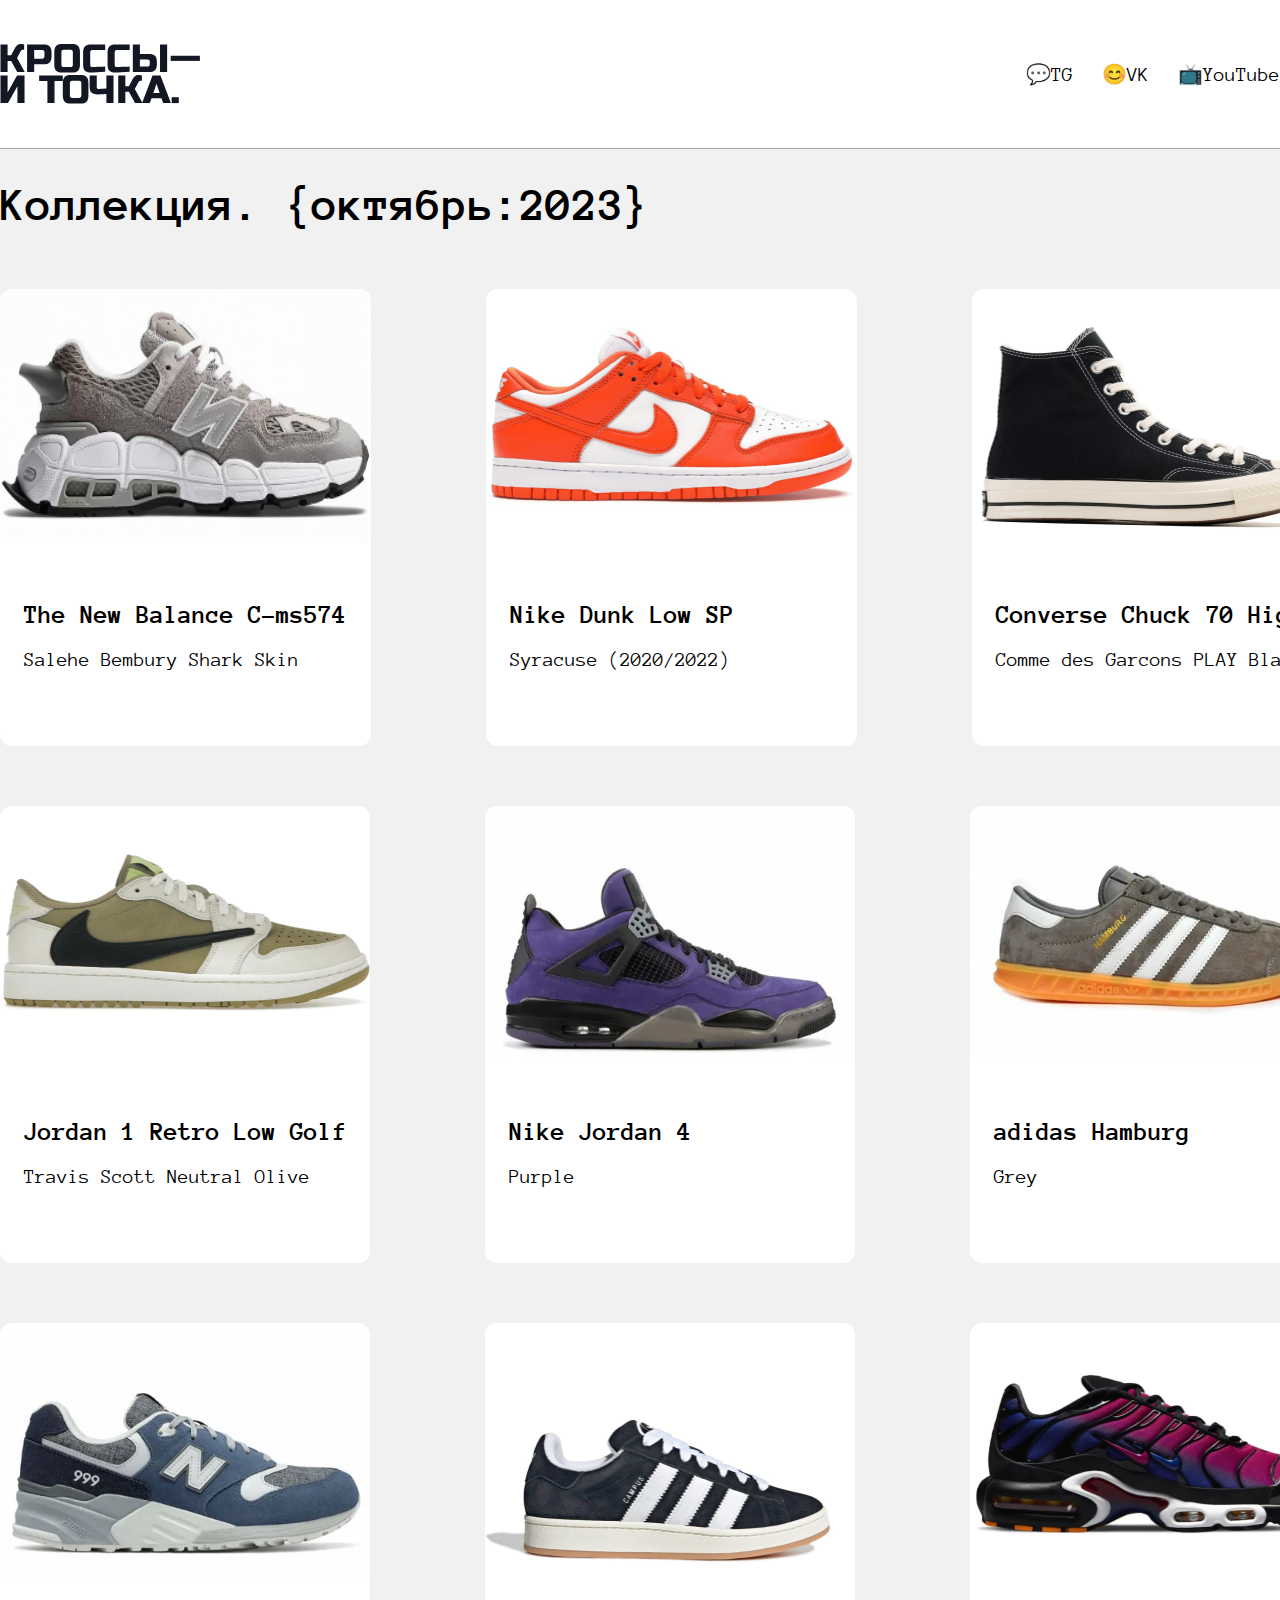
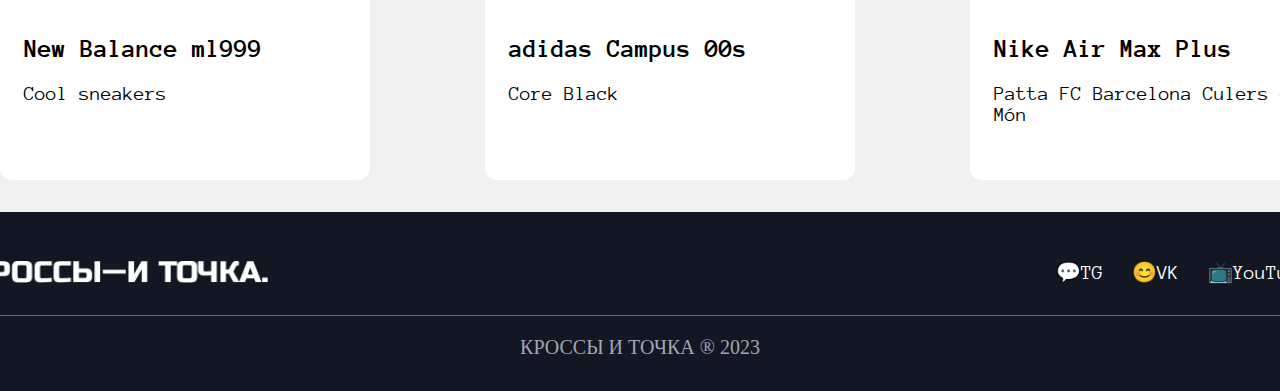
<file: index.html>
<!DOCTYPE html>
<html lang="en">

<head>
    <meta charset="UTF-8">
    <meta name="viewport" content="width=device-width, initial-scale=1.0">
    <link rel="stylesheet" href="style.css">
    <title>Кроссы - и точка.</title>
</head>

<body>
    <header class="header">
        <div class="header-container">
            <div class="header-logo">
                <a href="index.html"><img class="header-img" src="images/logo.svg" alt=""></a>
            </div>
            <div class="header-links">
                <nav>
                    <ul class="ul-1">
                        <li class="li-1">
                            <a href="#">💬TG</a>
                        </li>
                        <li>
                            <a href="#">😊VK</a>
                        </li>
                        <li>
                            <a href="#">📺YouTube</a>
                        </li>
                    </ul>
                </nav>
            </div>


        </div>

    </header>
    <main class="content">
        <h1>Коллекция. {октябрь:2023}</h1>
        <div class="container">
            <a href="page1.html">
                <div class="sneakers animation">
                    <img src="images/NB.png" alt="">
                    <div class="frame">
                        <h2>The New Balance C-ms574</h2>
                        <p>Salehe Bembury Shark Skin</p>
                    </div>
                </div>
            </a>
            <a href="page2.html">
                <div class="sneakers animation">
                    <img src="images/nike.png" alt="">
                    <div class="frame">
                        <h2>Nike Dunk Low SP</h2>
                        <p>Syracuse (2020/2022)</p>
                    </div>
                </div>
            </a>
            <a href="page3.html">
                <div class="sneakers animation">
                    <img src="images/converse.png" alt="">
                    <div class="frame">
                        <h2>Converse Chuck 70 High</h2>
                        <p>Comme des Garcons PLAY Black</p>
                    </div>
                </div>
            </a>

        </div>
        <div class="container">
            <div class="sneakers">
                <img src="images/1.png" alt="">
                <div class="frame">
                    <h2>Jordan 1 Retro Low Golf</h2>
                    <p>Travis Scott Neutral Olive</p>
                </div>
            </div>
            <div class="sneakers">
                <img src="images/5.png" alt="">
                <div class="frame">
                    <h2>Nike Jordan 4</h2>
                    <p>Purple</p>
                </div>
            </div>
            <div class="sneakers">
                <img src="images/6.png" alt="">
                <div class="frame">
                    <h2>adidas Hamburg</h2>
                    <p>Grey</p>
                </div>
            </div>
        </div>
        <div class="container">
            <div class="sneakers">
                <img src="images/7.png" alt="">
                <div class="frame">
                    <h2>New Balance ml999</h2>
                    <p>Cool sneakers</p>
                </div>
            </div>
            <div class="sneakers">
                <img src="images/2.png" alt="">
                <div class="frame">
                    <h2>adidas Campus 00s</h2>
                    <p>Core Black</p>
                </div>
            </div>
            <div class="sneakers">
                <img src="images/9.png" alt="">
                <div class="frame">
                    <h2>Nike Air Max Plus</h2>
                    <p>Patta FC Barcelona Culers del Món</p>
                </div>
            </div>
        </div>
    </main>
    <footer class="footer">
        <div class="footer-container">
            <div class="footer-high">
                <div class="footer-logo">
                    <a href="index.html"><img class="footer-logo" src="images/white_logo.png" alt=""></a>
                </div>
                <div class="footer-links">
                    <ul class="ul-1">
                        <li class="li-1">
                            <a style="color: white;" href="#">💬TG</a>
                        </li>
                        <li>
                            <a style="color: white;" href="#">😊VK</a>
                        </li>
                        <li>
                            <a style="color: white;" href="#">📺YouTube</a>
                        </li>
                    </ul>
                </div>
            </div>
            <div class="footer-text">
                КРОССЫ И ТОЧКА ® 2023
            </div>
        </div>

    </footer>
</body>

</html>
</file>
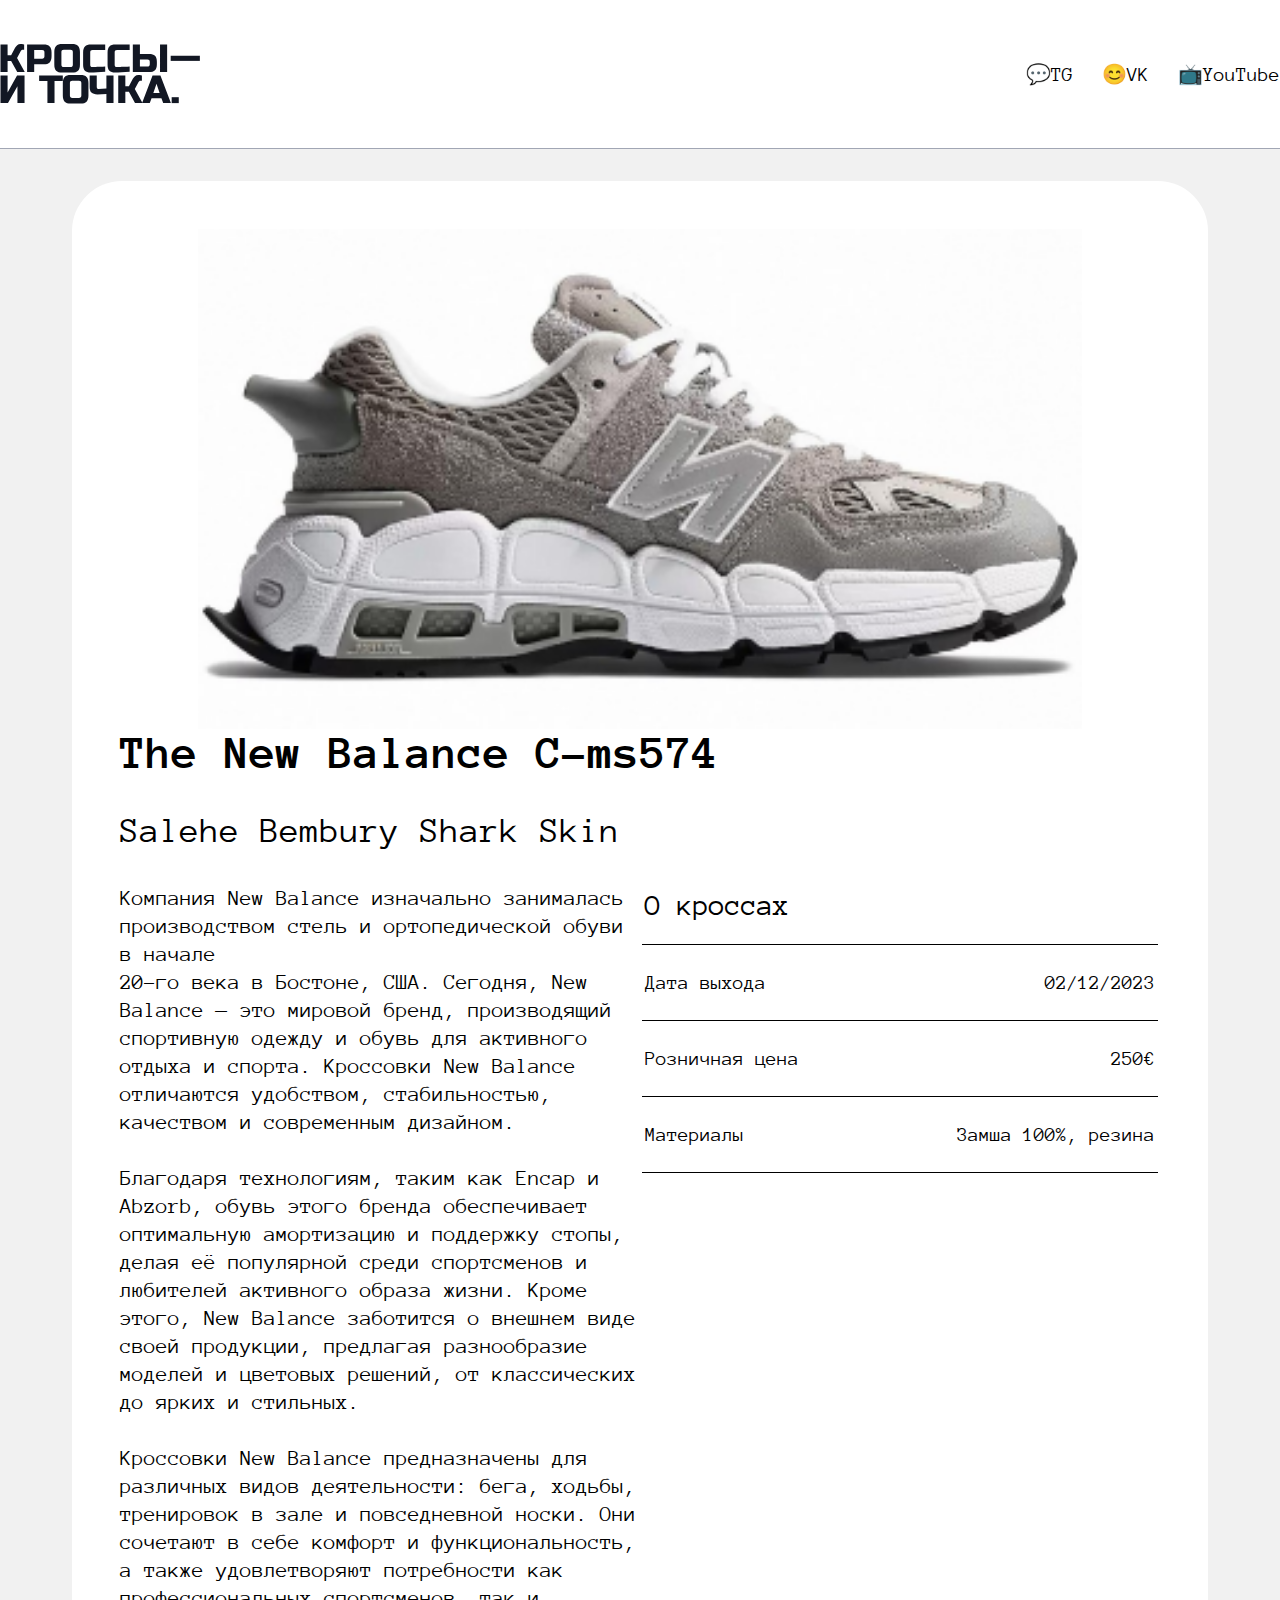
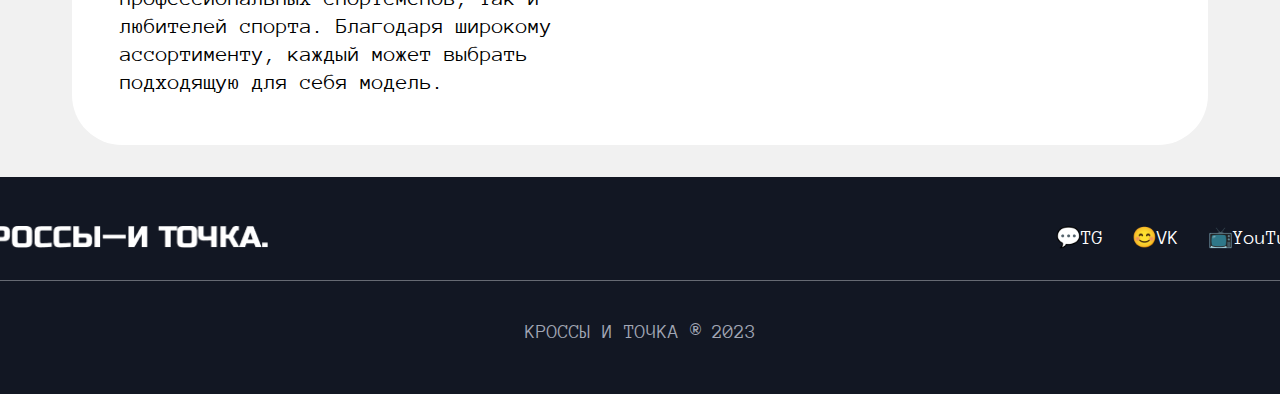
<file: page1.html>
<!DOCTYPE html>
<html lang="en">

<head>
    <meta charset="UTF-8">
    <meta name="viewport" content="width=device-width, initial-scale=1.0">
    <link rel="stylesheet" href="style.css">
    <title>Кроссы - и точка.</title>
</head>

<body>
    <header class="header">
        <div class="header-container">
            <div class="header-logo">
                <a href="index.html"><img class="header-img" src="images/logo.svg" alt=""></a>
            </div>
            <div class="header-links">
                <nav>
                    <ul class="ul-1">
                        <li class="li-1">
                            <a href="#">💬TG</a>
                        </li>
                        <li>
                            <a href="#">😊VK</a>
                        </li>
                        <li>
                            <a href="#">📺YouTube</a>
                        </li>
                    </ul>
                </nav>
            </div>
        </div>

    </header>
    <main class="sneaker-big">
        <img class="sneaker-img-1" src="images/NB.png" alt="">
        <h1 class="page">The New Balance C-ms574</h1>
        <h3>Salehe Bembury Shark Skin</h3>
        <div class="sneaker-big__additional-info">
            <div class="sneaker-big__text">
                Компания New Balance изначально занималась производством стель и ортопедической обуви в начале<br>
                20-го века в Бостоне, США. Сегодня, New Balance — это мировой бренд, производящий спортивную одежду
                и обувь для активного отдыха и спорта. Кроссовки New Balance отличаются удобством, стабильностью,
                качеством и современным дизайном.<br>
                <br>
                Благодаря технологиям, таким как Encap и Abzorb, обувь этого бренда обеспечивает оптимальную амортизацию
                и поддержку стопы, делая её популярной среди спортсменов и любителей активного образа жизни. Кроме
                этого, New Balance заботится о внешнем виде своей продукции, предлагая разнообразие моделей и цветовых
                решений, от классических до ярких и стильных.<br>
                <br>
                Кроссовки New Balance предназначены для различных видов деятельности: бега, ходьбы, тренировок в зале
                и повседневной носки. Они сочетают в себе комфорт и функциональность, а также удовлетворяют потребности
                как профессиональных спортсменов, так и любителей спорта. Благодаря широкому ассортименту, каждый может
                выбрать подходящую для себя модель.
            </div>
            <div class="parameters">
                <table>
                    <tbody>
                        <tr class="caption">
                            <td>
                                О кроссах
                            </td>
                        </tr>
                        <tr>
                            <td>
                                Дата выхода
                            </td>
                            <td class="right">
                                02/12/2023
                            </td>
                        </tr>
                        <tr>
                            <td>
                                Розничная цена
                            </td>
                            <td class="right">
                                250€
                            </td>
                        </tr>
                        <tr>
                            <td>
                                Материалы
                            </td>
                            <td class="right">
                                Замша 100%, резина
                            </td>
                        </tr>
                    </tbody>
                </table>
            </div>
        </div>
    </main>
    <footer class="footer">
        <div class="footer-container">
            <div class="footer-high">
                <div class="footer-logo">
                    <a href="index.html"><img class="footer-logo" src="images/white_logo.png" alt=""></a>
                </div>
                <div class="footer-links">
                    <ul class="ul-1">
                        <li class="li-1">
                            <a style="color: white;" href="#">💬TG</a>
                        </li>
                        <li>
                            <a style="color: white;" href="#">😊VK</a>
                        </li>
                        <li>
                            <a style="color: white;" href="#">📺YouTube</a>
                        </li>
                    </ul>
                </div>
            </div>
            <div class="footer-text">
                <p>КРОССЫ И ТОЧКА ® 2023</p>
            </div>
        </div>
    </footer>
</body>

</html>
</file>
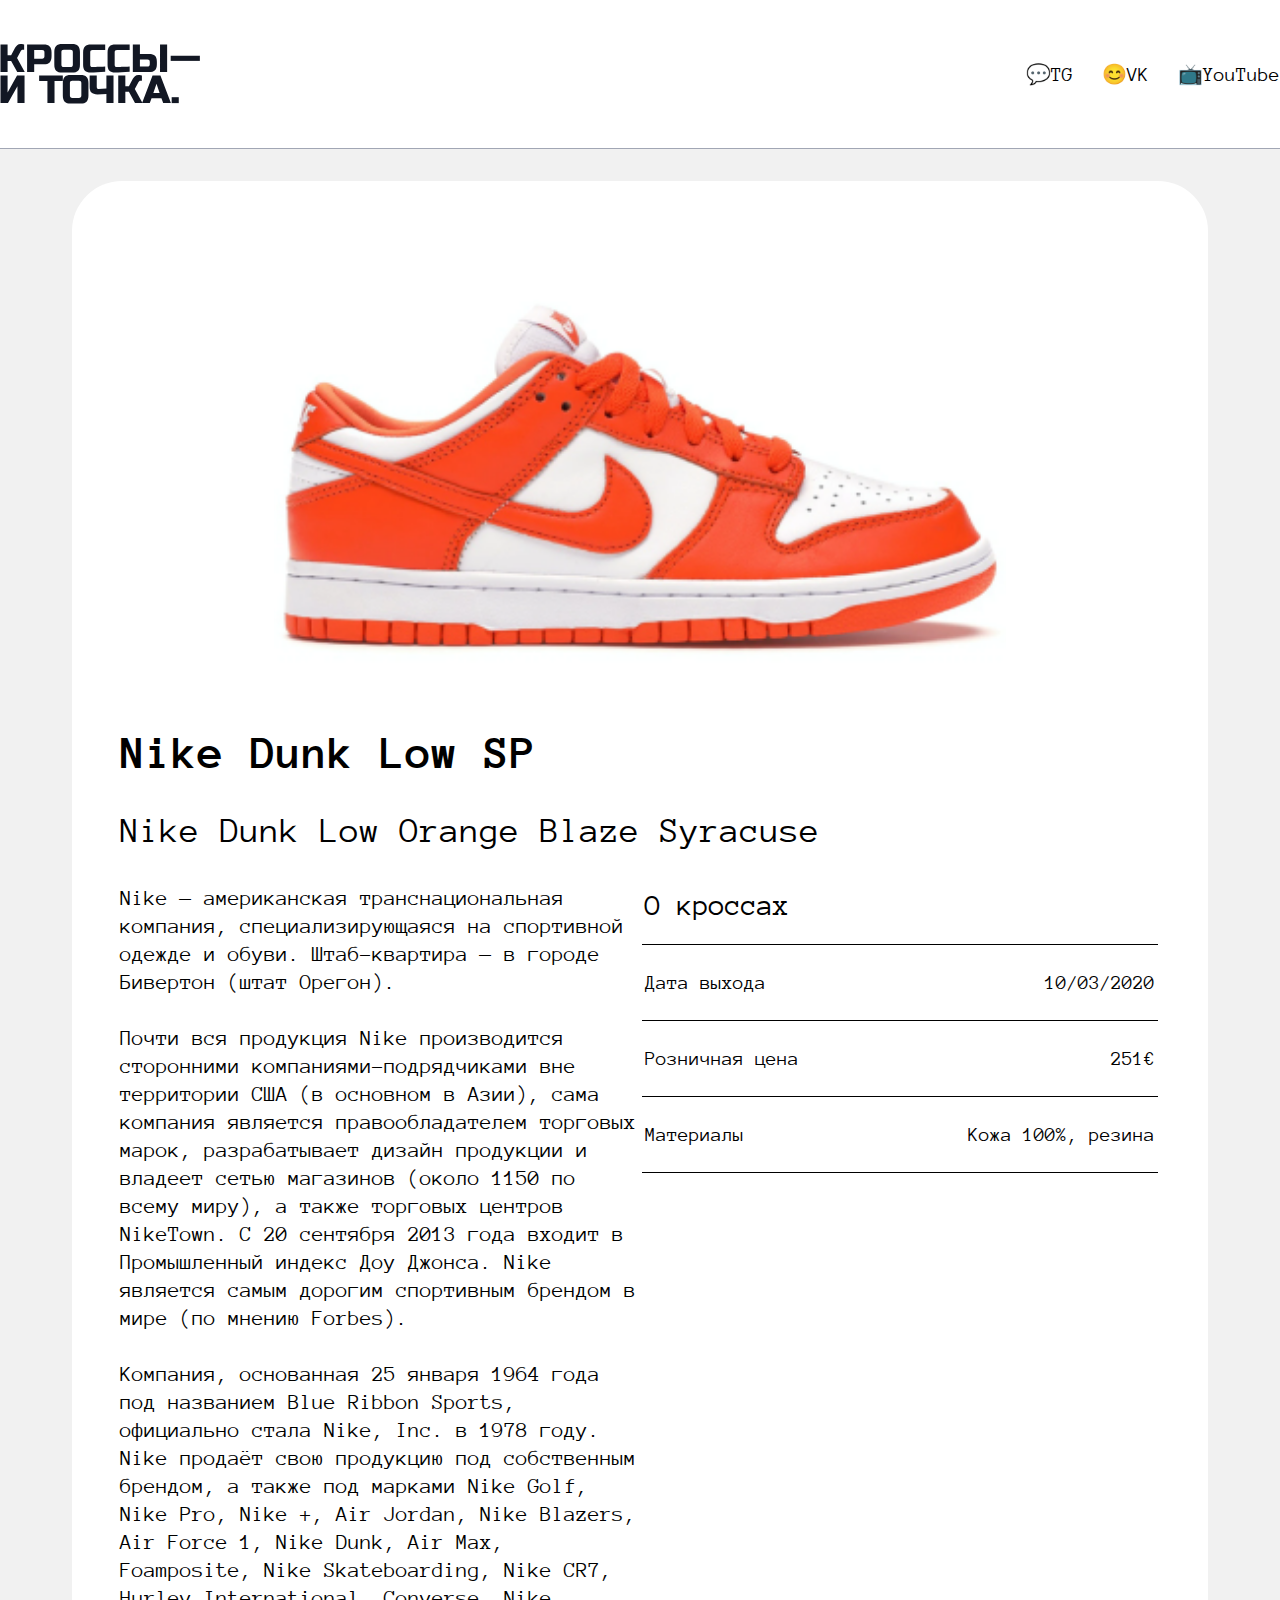
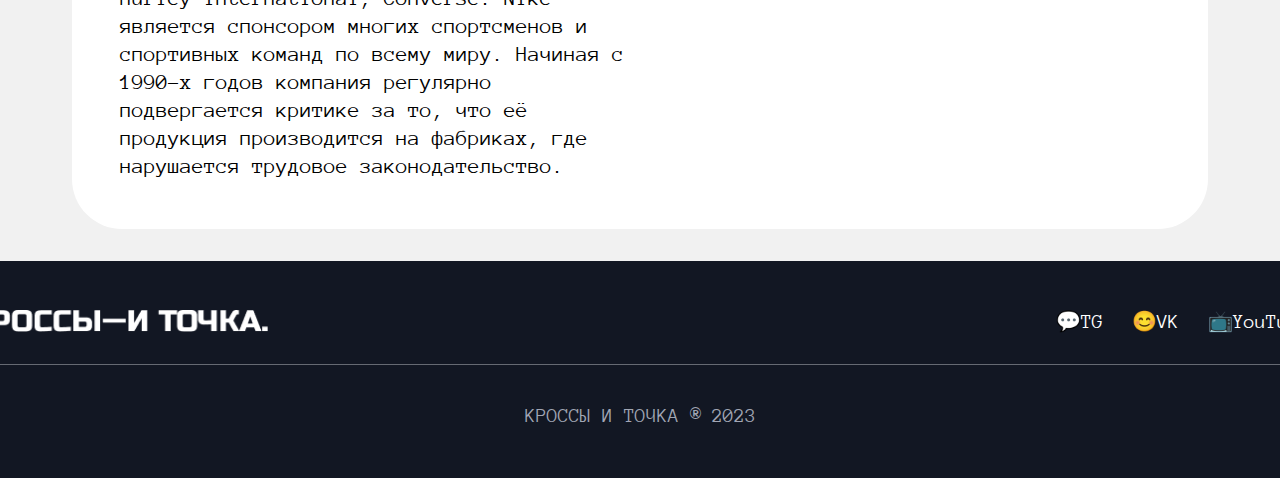
<file: page2.html>
<!DOCTYPE html>
<html lang="en">

<head>
    <meta charset="UTF-8">
    <meta name="viewport" content="width=device-width, initial-scale=1.0">
    <link rel="stylesheet" href="style.css">
    <title>Кроссы - и точка.</title>
</head>

<body>
    <header class="header">
        <div class="header-container">
            <div class="header-logo">
                <a href="index.html"><img class="header-img" src="images/logo.svg" alt=""></a>
            </div>
            <div class="header-links">
                <nav>
                    <ul class="ul-1">
                        <li class="li-1">
                            <a href="#">💬TG</a>
                        </li>
                        <li>
                            <a href="#">😊VK</a>
                        </li>
                        <li>
                            <a href="#">📺YouTube</a>
                        </li>
                    </ul>
                </nav>
            </div>
        </div>

    </header>
    <main class="sneaker-big">
        <img class="sneaker-img-2" src="images/nike.png" alt="">
        <h1 class="page">Nike Dunk Low SP</h1>
        <h3>Nike Dunk Low Orange Blaze Syracuse</h3>
        <div class="sneaker-big__additional-info">
            <div class="sneaker-big__text">
                Nike — американская транснациональная компания, специализирующаяся на спортивной одежде и обуви.
                Штаб-квартира — в городе Бивертон (штат Орегон).<br>
                <br>
                Почти вся продукция Nike производится сторонними компаниями-подрядчиками вне территории США (в основном
                в Азии), сама компания является правообладателем торговых марок, разрабатывает дизайн продукции и
                владеет сетью магазинов (около 1150 по всему миру), а также торговых центров NikeTown. С 20 сентября
                2013 года входит в Промышленный индекс Доу Джонса. Nike является самым дорогим спортивным брендом в мире
                (по мнению Forbes).<br>
                <br>
                Компания, основанная 25 января 1964 года под названием Blue Ribbon Sports, официально стала Nike, Inc. в
                1978 году. Nike продаёт свою продукцию под собственным брендом, а также под марками Nike Golf, Nike Pro,
                Nike +, Air Jordan, Nike Blazers, Air Force 1, Nike Dunk, Air Max, Foamposite, Nike Skateboarding, Nike
                CR7, Hurley International, Converse. Nike является спонсором многих спортсменов и спортивных команд по
                всему миру. Начиная с 1990-х годов компания регулярно подвергается критике за то, что её продукция
                производится на фабриках, где нарушается трудовое законодательство.
            </div>
            <div class="parameters">
                <table>
                    <tbody>
                        <tr class="caption">
                            <td>
                                О кроссах
                            </td>
                        </tr>
                        <tr>
                            <td>
                                Дата выхода
                            </td>
                            <td class="right">
                                10/03/2020
                            </td>
                        </tr>
                        <tr>
                            <td>
                                Розничная цена
                            </td>
                            <td class="right">
                                251€
                            </td>
                        </tr>
                        <tr>
                            <td>
                                Материалы
                            </td>
                            <td class="right">
                                Кожа 100%, резина
                            </td>
                        </tr>
                    </tbody>
                </table>
            </div>
        </div>
    </main>
    <footer class="footer">
        <div class="footer-container">
            <div class="footer-high">
                <div class="footer-logo">
                    <a href="index.html"><img class="footer-logo" src="images/white_logo.png" alt=""></a>
                </div>
                <div class="footer-links">
                    <ul class="ul-1">
                        <li class="li-1">
                            <a style="color: white;" href="#">💬TG</a>
                        </li>
                        <li>
                            <a style="color: white;" href="#">😊VK</a>
                        </li>
                        <li>
                            <a style="color: white;" href="#">📺YouTube</a>
                        </li>
                    </ul>
                </div>
            </div>
            <div class="footer-text">
                <p>КРОССЫ И ТОЧКА ® 2023</p>
            </div>
        </div>

    </footer>
</body>

</html>
</file>
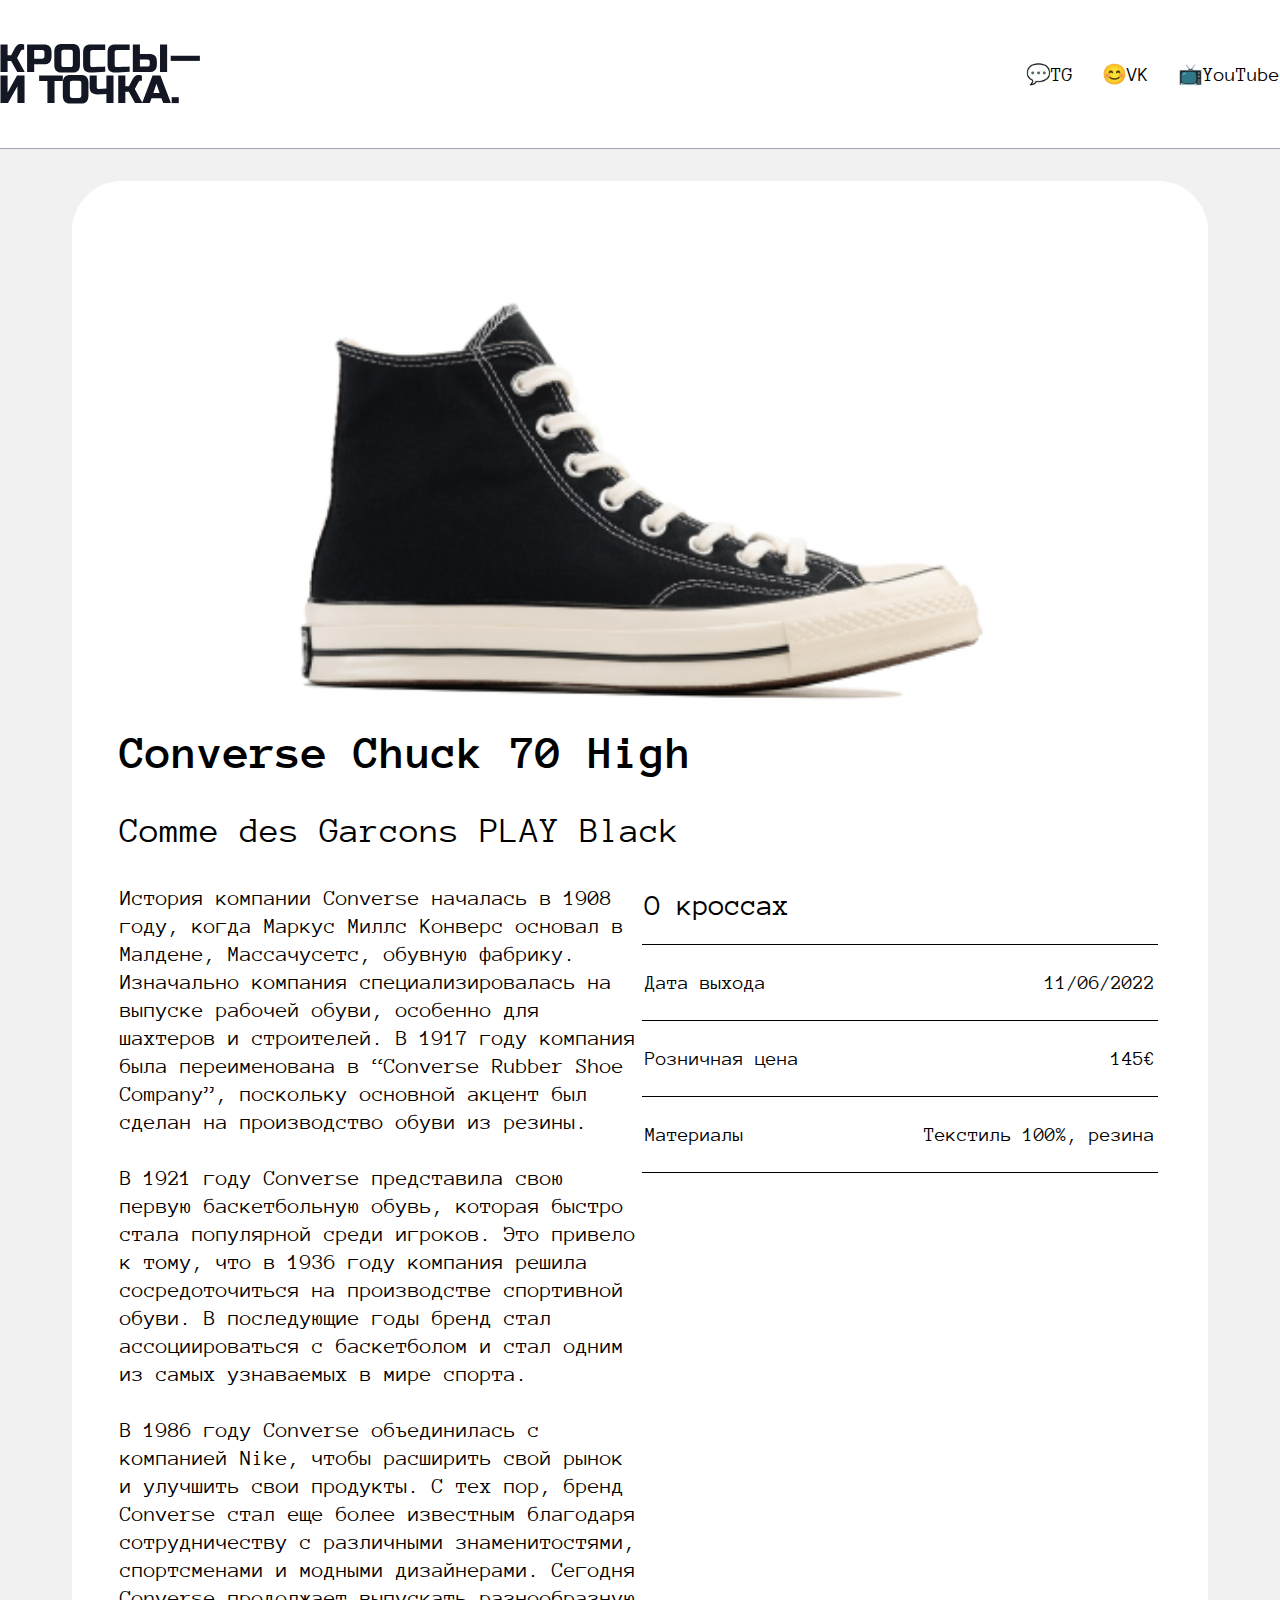
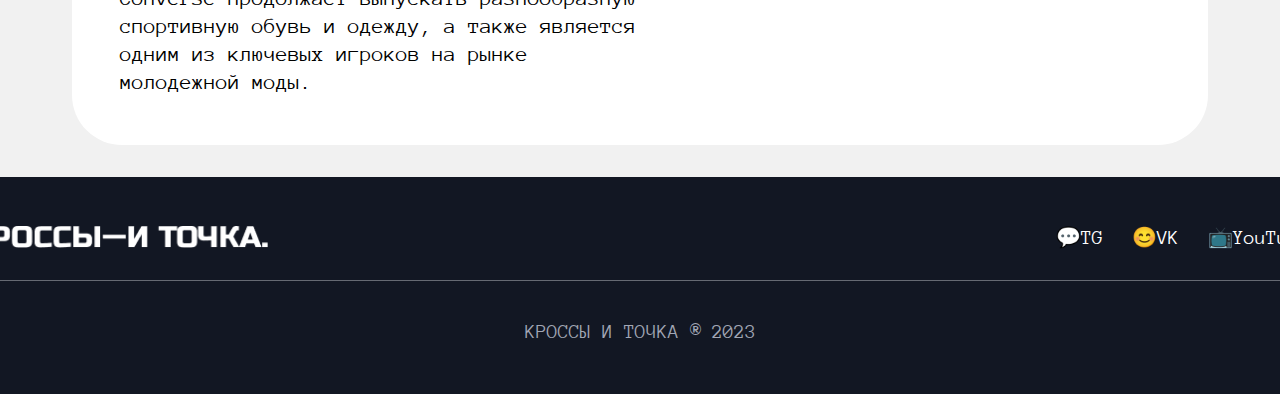
<file: page3.html>
<!DOCTYPE html>
<html lang="en">

<head>
    <meta charset="UTF-8">
    <meta name="viewport" content="width=device-width, initial-scale=1.0">
    <link rel="stylesheet" href="style.css">
    <title>Кроссы - и точка.</title>
</head>

<body>
    <header class="header">
        <div class="header-container">
            <div class="header-logo">
                <a href="index.html"><img class="header-img" src="images/logo.svg" alt=""></a>
            </div>
            <div class="header-links">
                <nav>
                    <ul class="ul-1">
                        <li class="li-1">
                            <a href="#">💬TG</a>
                        </li>
                        <li>
                            <a href="#">😊VK</a>
                        </li>
                        <li>
                            <a href="#">📺YouTube</a>
                        </li>
                    </ul>
                </nav>
            </div>
        </div>

    </header>
    <main class="sneaker-big">
        <img class="sneaker-img-3" src="images/converse.png" alt="">
        <h1 class="page">Converse Chuck 70 High</h1>
        <h3>Comme des Garcons PLAY Black</h3>
        <div class="sneaker-big__additional-info">
            <div class="sneaker-big__text">
                История компании Converse началась в 1908 году, когда Маркус Миллс Конверс основал в Малдене,
                Массачусетс, обувную фабрику. Изначально компания специализировалась на выпуске рабочей обуви, особенно
                для шахтеров и строителей. В 1917 году компания была переименована в “Converse Rubber Shoe Company”,
                поскольку основной акцент был сделан на производство обуви из резины.<br>
                <br>
                В 1921 году Converse представила свою первую баскетбольную обувь, которая быстро стала популярной среди
                игроков. Это привело к тому, что в 1936 году компания решила сосредоточиться на производстве спортивной
                обуви. В последующие годы бренд стал ассоциироваться с баскетболом и стал одним из самых узнаваемых в
                мире спорта.<br>
                <br>
                В 1986 году Converse объединилась с компанией Nike, чтобы расширить свой рынок и улучшить свои продукты.
                С тех пор, бренд Converse стал еще более известным благодаря сотрудничеству с различными знаменитостями,
                спортсменами и модными дизайнерами. Сегодня Converse продолжает выпускать разнообразную спортивную обувь
                и одежду, а также является одним из ключевых игроков на рынке молодежной моды.
            </div>
            <div class="parameters">
                <table>
                    <tbody>
                        <tr class="caption">
                            <td>
                                О кроссах
                            </td>
                        </tr>
                        <tr>
                            <td>
                                Дата выхода
                            </td>
                            <td class="right">
                                11/06/2022
                            </td>
                        </tr>
                        <tr>
                            <td>
                                Розничная цена
                            </td>
                            <td class="right">
                                145€
                            </td>
                        </tr>
                        <tr>
                            <td>
                                Материалы
                            </td>
                            <td class="right">
                                Текстиль 100%, резина
                            </td>
                        </tr>
                    </tbody>
                </table>
            </div>
        </div>
    </main>
    <footer class="footer">
        <div class="footer-container">
            <div class="footer-high">
                <div class="footer-logo">
                    <a href="index.html"><img class="footer-logo" src="images/white_logo.png" alt=""></a>
                </div>
                <div class="footer-links">
                    <ul class="ul-1">
                        <li class="li-1">
                            <a style="color: white;" href="#">💬TG</a>
                        </li>
                        <li>
                            <a style="color: white;" href="#">😊VK</a>
                        </li>
                        <li>
                            <a style="color: white;" href="#">📺YouTube</a>
                        </li>
                    </ul>
                </div>
            </div>
            <div class="footer-text">
                <p>КРОССЫ И ТОЧКА ® 2023</p>
            </div>
        </div>

    </footer>
</body>

</html>
</file>
<file: style.css>
@font-face {
    font-family: "Anonymous Pro";
    src: url(fonts/AnonymousPro-Regular.ttf);
    font-weight: 400;
    font-style: normal;
    display: swap;
}

@font-face {
    font-family: "Anonymous Pro";
    src: url(fonts/AnonymousPro-Bold.ttf);
    font-weight: 700;
    font-style: normal;
    display: swap;
}

.header {
    display: flex;
    justify-self: center;
    width: 100%;
    margin: auto;
    align-items: center;
    justify-content: center;
    background-color: white;
    border-bottom: 1px solid #A1A6B4;
}

.header-container {
    display: flex;
    justify-content: space-between;
    align-items: center;
    width: 100%;
    max-width: 1340px;
    margin: 24px 0 24px;
}

.header-line {
    width: 100%;
    height: 1px;
    background-color: #A1A6B4;
}

.header-links {
    margin-left: auto;
    justify-self: flex-end;
    align-items: center;
}

.header-logo {
    width: 200px;
    height: 100px;
    justify-self: flex-start;
    align-items: center;
}

ul li {
    display: inline-block;
    margin-left: 25px;
}

.li-1 {
    margin: 0px;
}

.ul-1 {
    padding: 0px;
}

a:active,
a:hover,
a {
    text-decoration: none;
    color: black;
    font-size: 20px;
    font-family: "Anonymous Pro", serif;
}

body {
    background-color: #F1F1F1;
    margin: 0px;
}

.content {
    max-width: 1340px;
    margin: 32px auto 32px auto;
    display: flex;
    justify-content: center;
    justify-self: center;
    flex-direction: column;
    align-items: self-start;
    gap: 60px;
}

.container {
    max-width: 1340px;
    display: flex;
    flex-direction: row;
    justify-content: space-between;
    margin: auto;
    column-gap: 115px;
}

.sneakers {
    background-color: white;
    width: 371px;
    height: 457.16px;
    overflow: hidden;
    perspective: 1px;
    border-radius: 12px;
    transition: all 200ms ease-out;
}

.animation:hover {
    transform: translateY(-10px);
    box-shadow: 0px 4px 10px 1px #8f8d8d;
}

.frame {
    background-color: white;
    padding: 32px 24px 32px 24px;
}

img {
    width: 371px;
    height: 254px;
}

p {
    font-size: 20px;
    font-family: "Anonymous Pro", serif;
    font-style: normal;
    font-weight: 400;
    line-height: normal;
}

h1 {
    font-size: 48px;
    font-family: "Anonymous Pro", serif;
    font-style: normal;
    font-weight: 700;
    line-height: 100%;
    margin: 0px;
}

h2 {
    font-size: 26px;
    font-family: "Anonymous Pro", serif;
    font-style: normal;
    font-weight: 700;
    line-height: normal;
}

.footer {
    width: 100%;
    color: white;
    background-color: #121723;
    display: flex;
    align-items: center;
    justify-content: center;
    flex-direction: column;
}

.footer-container {
    display: flex;
    flex-direction: column;
    justify-content: center;
    align-items: center;
    max-width: 1340px;
    margin: 32px 0 32px;
}

.footer-logo {
    width: 298px;
    height: 22px;
    justify-self: start;
}

.footer-links {
    margin-left: auto;
    justify-self: flex-end;
}

.footer-text {
    width: max-content;
    color: #A1A6B4;
    font-size: 20px;
    align-self: center;
    margin: auto;
    margin-top: 20px;
}

.footer-high {
    width: 1340px;
    display: flex;
    align-items: center;
    padding-bottom: 15px;
    border-bottom: 1px solid rgba(230, 232, 236, 0.40);
}

.content-sneaker-big {
    padding: 32px 150px 32px 150px;
    display: flex;
}

.sneaker-big {
    max-width: 1244px;
    background-color: white;
    padding: 48px;
    display: flex;
    flex-direction: column;
    align-items: start;
    justify-self: center;
    margin: 32px auto 32px auto;
    border-radius: 50px;
}

.sneaker-big__additional-info {
    display: flex;
    align-items: flex-start;
    align-self: stretch;
    justify-content: space-between;
}

.sneaker-big__text {
    width: 520px;
}

.parameters {
    width: 520px;
}

.caption {
    padding: 0px 0px 20px 0px;
    border-bottom: 1px solid black;
    font-size: 30px;
    font-family: "Anonymous Pro", serif;
}

td {
    width: 260px;
}

tr {
    display: block;
    border-bottom: 1px solid black;
    padding: 24px 0px 24px 0px;
    font-family: "Anonymous Pro", serif;
    font-size: 20px;
    font-style: normal;
    font-weight: 400;
    line-height: normal;
}

.right {
    text-align: right;
}

table {
    width: 520px;
    margin: 0px;
}

h3 {
    font-family: "Anonymous Pro", serif;
    font-size: 36px;
    font-style: normal;
    font-weight: 400;
    line-height: 100%;
}

.sneaker-big__text {
    font-family: "Anonymous Pro", serif;
    font-size: 22px;
    font-style: normal;
    font-weight: 400;
    line-height: 28px;
}

.sneaker-img-1 {
    width: 883.5px;
    height: 500px;
    align-self: center;
}

.sneaker-img-2 {
    width: 732.3px;
    height: 500px;
    align-self: center;
}

.sneaker-img-3 {
    width: 716.5px;
    height: 500px;
    align-self: center;
}

.header-img {
    width: 200px;
    height: 100px;
}

@media screen and (max-width: 430px) {
    .header {
        height: auto;
        display: flex;
        flex-direction: column;
    }

    .header-container {
        flex-direction: column;
        width: 360px;
        margin: 10px 0 10px;
    }

    .header-logo {
        display: flex;
        justify-self: center;
        width: 250px;
        height: 125px;
    }

    .header-img {
        width: 250px;
        height: 125px;
    }

    .header-links {
        display: flex;
        justify-self: center;
        margin: 0px;
    }

    .footer {
        height: auto;
        display: flex;
        flex-direction: column;
        row-gap: 10px;
    }

    .footer-container {
        width: 360px;
        margin: 16px 0 16px;
    }

    .footer-high {
        display: flex;
        flex-direction: column;
        padding: 0px;
        width: 355px;
        row-gap: 10px;
    }

    .footer-text {
        padding: 0px;
        margin-top: 20px
    }

    .footer-logo {
        display: flex;
        justify-self: center;
    }

    .footer-links {
        display: flex;
        justify-self: center;
        margin: 0px;
    }

    .sneaker-big__additional-info {
        width: 335px;
        display: flex;
        flex-direction: column;
        align-self: center;
        row-gap: 30px;
    }

    .container {
        display: flex;
        flex-direction: column;
        align-items: center;
        justify-self: center;
        margin: auto;
        row-gap: 40px;
    }

    .content {
        display: flex;
        row-gap: 30px;
        width: 343px;
        margin: 20px auto 20px auto;
    }

    h1 {
        justify-self: start;
        width: 30px;
        font-size: 45px;
    }

    .sneakers {
        width: 343px;
        height: auto;
    }

    img {
        width: 343px;
        height: 235px;
    }

    h2 {
        font-size: 30px;
    }

    p {
        font-size: 20px;
    }

    a:active,
    a:hover,
    a {
        font-size: 25px;
    }

    .sneaker-big {
        width: 335px;
        padding: 30px 10px 30px 10px;
        margin: 20px auto 20px auto;
        justify-content: center;
        display: flex;
    }

    .sneaker-img-1 {
        width: 335px;
        height: 190px;
    }

    .sneaker-img-2 {
        width: 335px;
        height: 229px;
    }

    .sneaker-img-3 {
        width: 335px;
        height: 234px;
    }

    .sneaker-big__text {
        width: 335px;
        font-size: 20px;
    }

    .caption td {
        font-size: 25px;
    }

    td {
        font-size: 20px;
    }

    tr {
        width: 331px;
    }

    .parameters table {
        width: 335px;
    }

    tbody {
        width: 331px
    }

    .parameters {
        width: 335px;
    }

    h3 {
        font-size: 24px;
    }

    .footer-logo {
        width: 335px;
        height: 25px;
    }

    .page {
        width: auto;
        font-size: 35px;
    }
}
</file>
